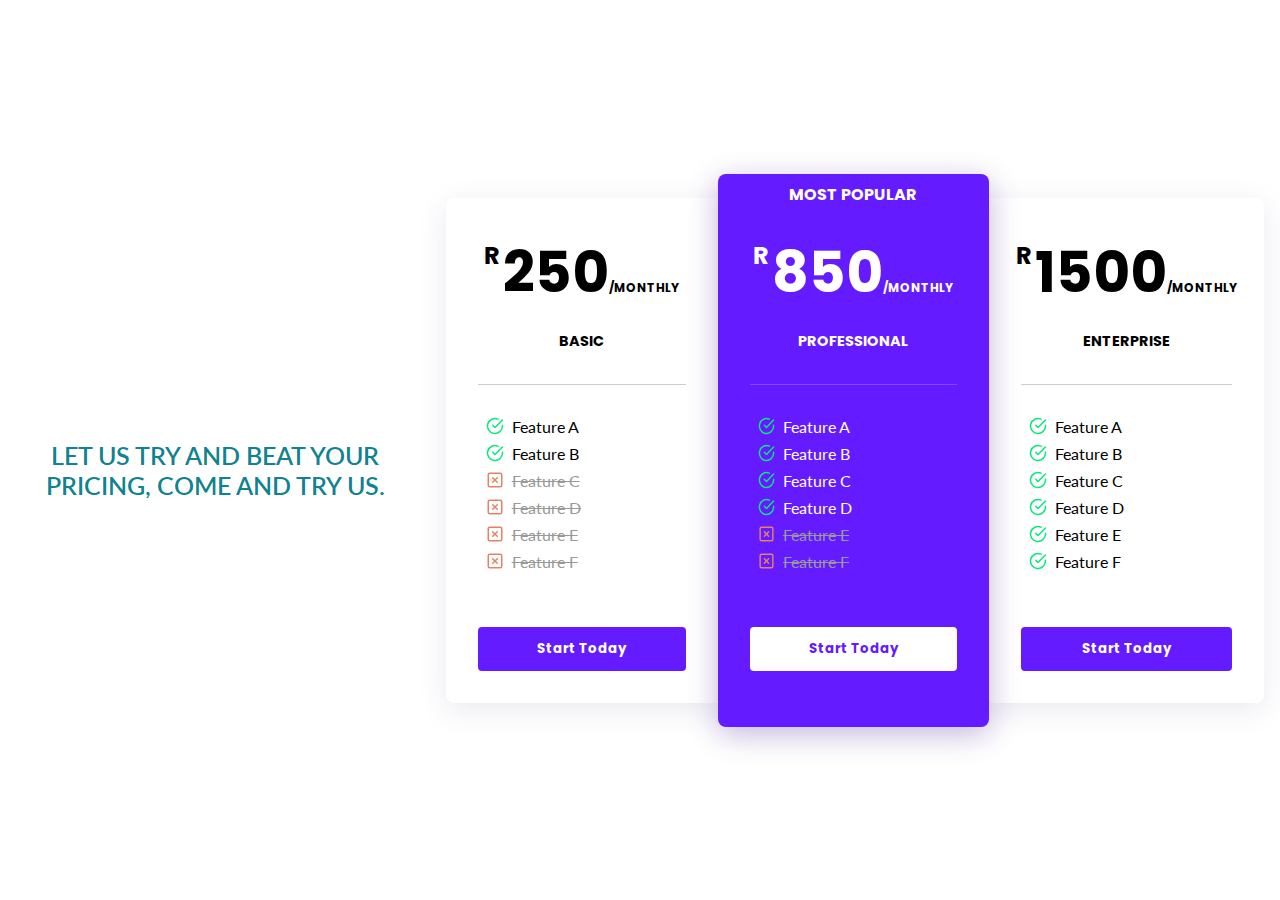
<file: price plan/price.html>
<!DOCTYPE html>

<head>
    <meta charset="UTF-8">
    <meta name="viewport" content="width=device-width, initial-scale=1.0">
    <meta http-equiv="X-UA-Compatible" content="ie=edge">
    <link rel="stylesheet" href="styles.css">
    <link href="https://fonts.googleapis.com/css?family=Lato|Poppins&display=swap" rel="stylesheet">
    <title>Plan Your Price</title>
</head>

<body>
    <div class="team_container">
        <div class="text">Let us try and beat your pricing, come and try us.</div>
    </div>
    <section class="price-comparison">
        <div class="price-column">
            <div class="price-header">
                <div class="price">
                    <div class="dollar-sign">R</div>
                    250
                    <div class="per-month">/monthly</div>
                </div>
                <div class="plan-name">Basic</div>
            </div>
            <div class="divider"></div>
            <div class="feature">
                <img src="check-circle.svg"> Feature A
            </div>
            <div class="feature">
                <img src="check-circle.svg"> Feature B
            </div>
            <div class="feature inactive">
                <img src="x-square.svg"> Feature C
            </div>
            <div class="feature inactive">
                <img src="x-square.svg"> Feature D
            </div>
            <div class="feature inactive">
                <img src="x-square.svg"> Feature E
            </div>
            <div class="feature inactive">
                <img src="x-square.svg"> Feature F
            </div>
            <button class="cta">Start Today</button>
        </div>
        <div class="price-column popular">
            <div class="most-popular">Most Popular</div>
            <div class="price-header">
                <div class="price">
                    <div class="dollar-sign">R</div>
                    850
                    <div class="per-month">/monthly</div>
                </div>
                <div class="plan-name">Professional</div>
            </div>
            <div class="divider"></div>
            <div class="feature">
                <img src="check-circle.svg"> Feature A
            </div>
            <div class="feature">
                <img src="check-circle.svg"> Feature B
            </div>
            <div class="feature">
                <img src="check-circle.svg"> Feature C
            </div>
            <div class="feature">
                <img src="check-circle.svg"> Feature D
            </div>
            <div class="feature inactive">
                <img src="x-square.svg"> Feature E
            </div>
            <div class="feature inactive">
                <img src="x-square.svg"> Feature F
            </div>
            <button class="cta">Start Today</button>
        </div>
        <div class="price-column">
            <div class="price-header">
                <div class="price">
                    <div class="dollar-sign">R</div>
                    1500
                    <div class="per-month">/monthly</div>
                </div>
                <div class="plan-name">Enterprise</div>
            </div>
            <div class="divider"></div>
            <div class="feature">
                <img src="check-circle.svg"> Feature A
            </div>
            <div class="feature">
                <img src="check-circle.svg"> Feature B
            </div>
            <div class="feature">
                <img src="check-circle.svg"> Feature C
            </div>
            <div class="feature">
                <img src="check-circle.svg"> Feature D
            </div>
            <div class="feature">
                <img src="check-circle.svg"> Feature E
            </div>
            <div class="feature">
                <img src="check-circle.svg"> Feature F
            </div>
            <button class="cta">Start Today</button>
        </div>
    </section>
</body>

</html>
</file>
<file: price plan/styles.css>
*,
*::before,
*::after {
    box-sizing: border-box;
}

:root {
    --accent-color: #641BFF;
    --heading-font-family: 'Poppins', sans-serif;
    --body-font-family: 'Lato', sans-serif;
}

body {
    margin: 0;
    background-color: #ffffff;
    min-width: 100vw;
    min-height: 100vh;
    display: flex;
    justify-content: center;
    align-items: center;
    font-family: var(--body-font-family);
}

.price-comparison {
    display: flex;
    justify-content: center;
    align-items: stretch;
    width: 100%;
    margin: 1rem;
}

.text {
    color: #097e8dfa;
    font-size: 25px;
    margin-top: 40px;
    font-weight: 600;
    text-transform: uppercase;
    text-align: center;
}

.price-column {
    background-color: white;
    box-shadow: 0 7px 30px rgba(52, 31, 97, 0.1);
    padding: 2rem;
    flex-grow: 1;
    flex-basis: 0;
    max-width: 275px;
    border-radius: 8px;
}

.price-column.popular {
    position: relative;
    background-color: var(--accent-color);
    box-shadow: 0 7px 30px rgba(52, 13, 135, 0.3);
    color: white;
    margin-top: -1.5rem;
    padding-top: 3.5rem;
    margin-bottom: -1.5rem;
    padding-bottom: 3.5rem;
}

.price-column:first-child {
    border-top-right-radius: 0;
    border-bottom-right-radius: 0;
}

.price-column:last-child {
    border-top-left-radius: 0;
    border-bottom-left-radius: 0;
}

.price-header {
    display: flex;
    flex-direction: column;
    align-items: center;
    font-family: var(--heading-font-family);
    font-weight: bold;
}

.price {
    font-size: 3.5rem;
    display: flex;
}

.dollar-sign {
    font-size: 1.5rem;
    margin-top: .5rem;
    margin-right: .25rem;
}

.per-month {
    font-size: .75rem;
    align-self: flex-end;
    margin-bottom: 1.1rem;
    text-transform: uppercase;
}

.plan-name {
    text-transform: uppercase;
    font-size: .9rem;
    margin-top: 1rem;
    margin-bottom: 0;
}

.divider {
    height: 1px;
    width: 100%;
    background-color: rgba(0, 0, 0, .2);
    margin-top: 2rem;
    margin-bottom: 2rem;
}

.price-column.popular .divider {
    background-color: rgba(255, 255, 255, .2);
}

.feature {
    display: flex;
    align-items: center;
    margin: .5rem;
}

.feature img {
    height: 1.1em;
    width: 1.1em;
    margin-right: .5rem;
}

.feature.inactive {
    color: #999;
    text-decoration-line: line-through;
}

.most-popular {
    position: absolute;
    top: .5rem;
    left: .5rem;
    right: .5rem;
    text-align: center;
    text-transform: uppercase;
    font-weight: bold;
    font-family: var(--heading-font-family);
}

.cta {
    border: none;
    background-color: var(--accent-color);
    color: white;
    width: 100%;
    padding: .75rem 1rem;
    cursor: pointer;
    font-family: var(--heading-font-family);
    font-weight: bold;
    border-radius: 4px;
    margin-top: 3rem;
    transition: 100ms;
    transform: scale(1);
}

.price-column.popular .cta {
    background-color: white;
    color: var(--accent-color);
}

.cta:hover,
.cta:focus {
    transform: scale(1.1);
}
</file>
